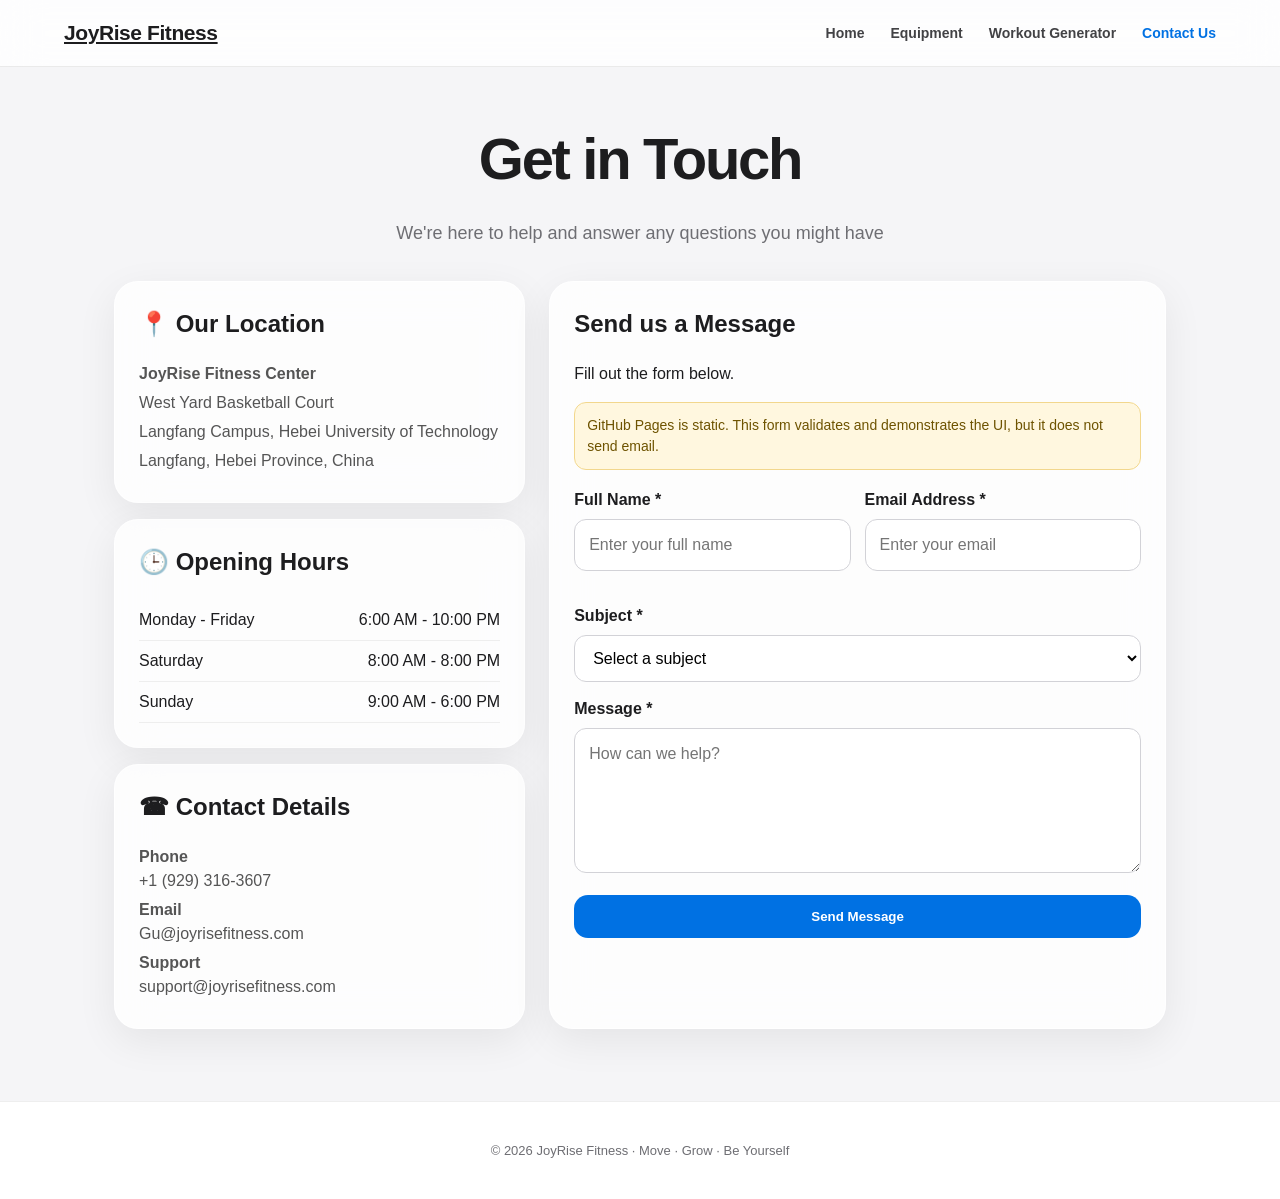
<file: contact.html>
<!doctype html><html lang="en"><head><meta charset="utf-8"><meta name="viewport" content="width=device-width,initial-scale=1"><meta name="description" content="JoyRise Fitness — equipment tutorials and personalized workout planning."><title>Contact Us - JoyRise Fitness</title><link rel="stylesheet" href="site.css"><link rel="icon" href="favicon.ico"></head><body><header class="glass-nav"><div class="nav-content"><a class="logo" href="index.html">JoyRise Fitness</a><button class="nav-toggle" aria-label="Toggle navigation">☰</button><ul class="nav-links"><li><a href="index.html">Home</a></li><li><a href="equipment.html">Equipment</a></li><li><a href="generator.html">Workout Generator</a></li><li><a href="contact.html">Contact Us</a></li></ul></div></header><main><div class="contact-container"><div class="contact-header"><h1 class="contact-title">Get in Touch</h1><p class="contact-subtitle">We're here to help and answer any questions you might have</p></div><div class="contact-content"><div class="contact-info-section"><section class="contact-info-card glass-card"><div class="info-header"><h2>📍 Our Location</h2></div><div class="info-content"><p><strong>JoyRise Fitness Center</strong></p><p>West Yard Basketball Court</p><p>Langfang Campus, Hebei University of Technology</p><p>Langfang, Hebei Province, China</p></div></section><section class="contact-info-card glass-card"><div class="info-header"><h2>🕒 Opening Hours</h2></div><div class="info-content"><div class="hours-row"><span>Monday - Friday</span><span>6:00 AM - 10:00 PM</span></div><div class="hours-row"><span>Saturday</span><span>8:00 AM - 8:00 PM</span></div><div class="hours-row"><span>Sunday</span><span>9:00 AM - 6:00 PM</span></div></div></section><section class="contact-info-card glass-card"><div class="info-header"><h2>☎ Contact Details</h2></div><div class="info-content"><p><strong>Phone</strong><br>+1 (929) 316-3607</p><p><strong>Email</strong><br>Gu@joyrisefitness.com</p><p><strong>Support</strong><br>support@joyrisefitness.com</p></div></section></div><section class="form-container glass-card"><div class="form-header"><h2>Send us a Message</h2><p>Fill out the form below.</p></div><div class="demo-note">GitHub Pages is static. This form validates and demonstrates the UI, but it does not send email.</div><div id="contactNotice" class="alert success" hidden></div><form id="contactForm"><div class="form-row"><div class="form-group"><label for="Name">Full Name *</label><input id="Name" class="form-input" required placeholder="Enter your full name"></div><div class="form-group"><label for="Email">Email Address *</label><input id="Email" type="email" class="form-input" required placeholder="Enter your email"></div></div><div class="form-group"><label for="Subject">Subject *</label><select id="Subject" class="form-select" required><option value="">Select a subject</option><option>Membership Inquiry</option><option>Personal Training</option><option>Group Classes</option><option>Equipment</option><option>Other</option></select></div><div class="form-group"><label for="Message">Message *</label><textarea id="Message" class="form-textarea" required placeholder="How can we help?"></textarea></div><button class="form-submit-btn" type="submit">Send Message</button></form></section></div></div></main><footer><p>&copy; <span data-year></span> JoyRise Fitness · Move · Grow · Be Yourself</p></footer><div id="toastRoot" class="toast-root"></div><script src="data.js"></script><script src="common.js"></script><script src="contact.js"></script></body></html>
</file>
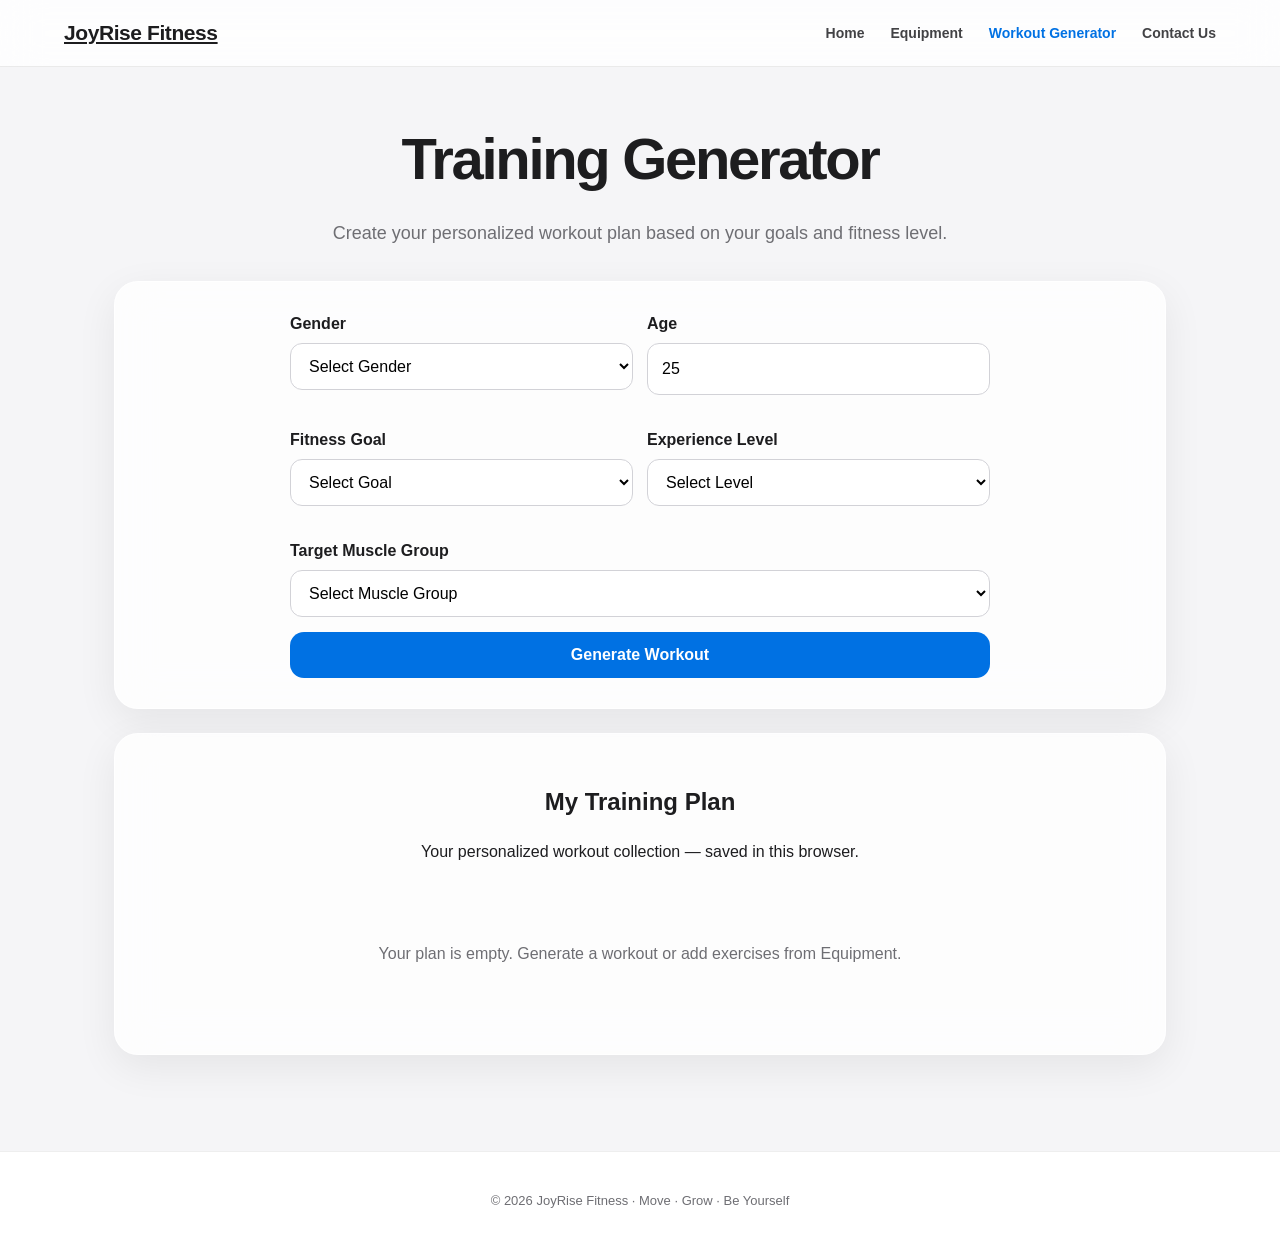
<file: generator.html>
<!doctype html><html lang="en"><head><meta charset="utf-8"><meta name="viewport" content="width=device-width,initial-scale=1"><meta name="description" content="JoyRise Fitness — equipment tutorials and personalized workout planning."><title>Training Generator - JoyRise Fitness</title><link rel="stylesheet" href="site.css"><link rel="icon" href="favicon.ico"></head><body><header class="glass-nav"><div class="nav-content"><a class="logo" href="index.html">JoyRise Fitness</a><button class="nav-toggle" aria-label="Toggle navigation">☰</button><ul class="nav-links"><li><a href="index.html">Home</a></li><li><a href="equipment.html">Equipment</a></li><li><a href="generator.html">Workout Generator</a></li><li><a href="contact.html">Contact Us</a></li></ul></div></header><main><section class="gen-container"><div class="gen-header"><h1 class="gen-title">Training Generator</h1><p class="gen-subtitle">Create your personalized workout plan based on your goals and fitness level.</p></div><div class="form-section glass-card"><form id="genForm" class="gen-form"><div class="form-row"><div class="form-group"><label>Gender</label><select name="Gender" class="form-select"><option value="">Select Gender</option><option>Male</option><option>Female</option><option>Other</option></select></div><div class="form-group"><label>Age</label><input type="number" name="Age" class="form-input" min="10" max="99" value="25"></div></div><div class="form-row"><div class="form-group"><label>Fitness Goal</label><select name="Goal" class="form-select"><option value="">Select Goal</option><option value="LoseFat">Weight Loss</option><option value="BuildMuscle">Muscle Building</option><option value="Strength">Strength</option><option value="Endurance">Endurance</option></select></div><div class="form-group"><label>Experience Level</label><select name="Level" class="form-select"><option value="">Select Level</option><option>Beginner</option><option>Intermediate</option><option>Advanced</option></select></div></div><div class="form-group full-width"><label>Target Muscle Group</label><select name="Part" class="form-select"><option value="">Select Muscle Group</option><option>Chest</option><option>Back</option><option>Legs</option><option>Arms</option><option>Shoulders</option><option>Core</option></select></div><button type="submit" class="generate-btn">Generate Workout</button></form></div><section id="resultSection" class="result-section" hidden><div class="section-header"><h2>Generated Exercises</h2><p>Select exercises to add to your training plan</p></div><div id="result"></div><div id="saveActions" class="save-actions" hidden><button id="savePlanBtn" class="save-plan-btn">Add Selected to My Plan (<span id="selectedCount">0</span>)</button></div></section><section class="plan-section glass-card"><div class="section-header"><h2>My Training Plan</h2><p>Your personalized workout collection — saved in this browser.</p></div><div id="planList"></div></section></section></main><footer><p>&copy; <span data-year></span> JoyRise Fitness · Move · Grow · Be Yourself</p></footer><div id="toastRoot" class="toast-root"></div><script src="data.js"></script><script src="common.js"></script><script src="generator.js"></script></body></html>
</file>
<file: site.css>
:root{--blue:#0071e3;--blue2:#0077ed;--ink:#1d1d1f;--muted:#6e6e73;--line:#d2d2d7;--bg:#f5f5f7;--glass:rgba(255,255,255,.78);--red:#ff3b30}*{box-sizing:border-box}html{scroll-behavior:smooth}body{margin:0;font-family:-apple-system,BlinkMacSystemFont,"Segoe UI",Roboto,Arial,sans-serif;color:var(--ink);background:var(--bg);line-height:1.5}a{color:inherit}.glass-nav{position:sticky;top:0;z-index:50;background:rgba(255,255,255,.82);backdrop-filter:blur(20px);border-bottom:1px solid rgba(0,0,0,.08)}.nav-content{max-width:1200px;margin:auto;min-height:66px;padding:0 24px;display:flex;align-items:center;justify-content:space-between;gap:24px}.logo{font-weight:750;letter-spacing:-.02em;font-size:21px}.nav-links{display:flex;gap:26px;list-style:none;margin:0;padding:0}.nav-links a{text-decoration:none;color:#424245;font-size:14px;font-weight:600}.nav-links a:hover,.nav-links a.active{color:var(--blue)}.nav-toggle{display:none;background:none;border:0;font-size:24px}main{min-height:calc(100vh - 130px)}footer{padding:26px 20px;text-align:center;color:var(--muted);font-size:13px;background:#fff;border-top:1px solid #eee}.hero{height:min(70vh,720px);min-height:520px;position:relative;overflow:hidden;background:#111}.slides,.slide{position:absolute;inset:0;width:100%;height:100%}.slide{object-fit:cover;opacity:0;transition:opacity 1s ease,transform .15s linear;transform:scale(1.04)}.slide.active{opacity:1}.overlay{position:absolute;inset:0;background:linear-gradient(90deg,rgba(0,0,0,.58),rgba(0,0,0,.15) 60%,rgba(0,0,0,.2))}.slogan-center{position:absolute;z-index:2;left:8%;top:50%;transform:translateY(-50%);color:#fff;max-width:760px}.slogan-center h1{font-size:clamp(40px,6vw,76px);line-height:1.02;letter-spacing:-.045em;margin:0 0 16px}.slogan-center p{font-size:clamp(18px,2vw,24px);max-width:620px;color:rgba(255,255,255,.9);margin-bottom:28px}.btn-reserve,.btn,.primary-action,.generate-btn,.save-plan-btn{border:0;border-radius:999px;background:var(--blue);color:#fff;text-decoration:none;padding:12px 22px;font-weight:650;cursor:pointer;display:inline-flex;align-items:center;justify-content:center}.btn:hover,.btn-reserve:hover,.primary-action:hover,.generate-btn:hover,.save-plan-btn:hover{background:var(--blue2);transform:translateY(-1px)}.occupancy{max-width:760px;margin:52px auto;padding:30px;text-align:center}.glass,.glass-card{background:var(--glass);backdrop-filter:blur(22px);border:1px solid rgba(255,255,255,.65);box-shadow:0 12px 40px rgba(0,0,0,.07);border-radius:24px}.occupancy h2,.popular h2,.eq-list>h1{margin:0 0 16px;letter-spacing:-.03em}.bar{height:15px;background:#e8e8ed;border-radius:99px;overflow:hidden}.fill{height:100%;background:linear-gradient(90deg,#34c759,var(--blue));transition:width .6s}.high{color:#d70015;font-weight:700}.low{color:#198038;font-weight:700}.popular{max-width:1200px;margin:0 auto 70px;padding:0 24px}.popular h2{text-align:center;font-size:32px;margin-bottom:26px}.cards{display:grid;grid-template-columns:repeat(3,minmax(0,1fr));gap:22px}.card{background:#fff;border-radius:20px;overflow:hidden;box-shadow:0 10px 30px rgba(0,0,0,.06);display:flex;flex-direction:column;transition:.25s}.card:hover{transform:translateY(-5px);box-shadow:0 16px 44px rgba(0,0,0,.1)}.card img{width:100%;height:210px;object-fit:cover}.card h3,.card h4{margin:18px 18px 4px;font-size:20px}.card .part,.card .desc,.card p{margin:0 18px 10px;color:var(--muted)}.card .desc{flex:1;color:#555}.card .foot{display:flex;align-items:center;justify-content:space-between;padding:12px 18px 18px}.card .btn{padding:8px 15px;font-size:14px}.heart{font-size:24px;background:none;border:0;color:#c7c7cc;cursor:pointer}.heart.on{color:#ff2d55}.reveal{opacity:0;transform:translateY(18px);transition:.55s}.reveal.visible{opacity:1;transform:none}.page-shell{max-width:1200px;margin:0 auto;padding:48px 24px 72px}.page-hero{text-align:center;margin-bottom:34px}.page-hero h1{font-size:clamp(36px,5vw,56px);letter-spacing:-.04em;margin:0 0 8px}.page-hero p{color:var(--muted);font-size:18px}.eq-list{padding:34px}.eq-list .cards{grid-template-columns:repeat(3,minmax(0,1fr))}.filter-bar{display:grid;grid-template-columns:2fr 1fr 1fr auto auto;gap:12px;margin-bottom:16px}.filter-bar input,.filter-bar select,.form-input,.form-select,.form-textarea{width:100%;padding:13px 14px;border:1px solid var(--line);border-radius:12px;background:#fff;font:inherit}.filter-bar button{border:0;border-radius:12px;padding:0 18px;font-weight:650;cursor:pointer}.filter-bar button[type=submit]{background:var(--blue);color:#fff}.filter-bar .secondary{background:#eeeef0}.list-meta{display:flex;justify-content:flex-end;color:var(--muted);font-size:14px;margin:0 0 18px}.paging{display:flex;justify-content:center;gap:8px;margin-top:28px}.paging button{width:38px;height:38px;border-radius:50%;border:0;background:#eee;cursor:pointer}.paging button.on{background:var(--blue);color:#fff}.empty-state{text-align:center;padding:42px 20px;color:var(--muted)}.empty-state.wide{grid-column:1/-1}.equipment-detail{max-width:1180px;margin:0 auto;padding:48px 24px 72px}.detail-header{padding:34px}.breadcrumb{display:flex;gap:10px;color:var(--muted);font-size:14px;margin-bottom:28px}.breadcrumb a{color:var(--blue);text-decoration:none}.header-content{display:grid;grid-template-columns:1.15fr .85fr;gap:38px;align-items:center}.equipment-title{font-size:clamp(38px,5vw,60px);line-height:1.02;letter-spacing:-.045em;margin:0 0 18px}.equipment-meta{display:flex;gap:8px;flex-wrap:wrap}.meta-tag,.chips span{background:#f0f0f2;border-radius:999px;padding:8px 12px;font-size:13px}.equipment-description{font-size:19px;color:var(--muted);margin:20px 0}.equipment-stats{display:grid;grid-template-columns:repeat(4,1fr);gap:10px;margin:20px 0}.equipment-stats>div{background:#f5f5f7;border-radius:16px;padding:15px;text-align:center}.equipment-stats b{display:block;font-size:19px}.equipment-stats span{font-size:12px;color:var(--muted)}.header-image img{width:100%;height:390px;object-fit:cover;border-radius:20px}.primary-action.saved{background:#ff2d55}.detail-grid-static{display:grid;grid-template-columns:1fr 1fr;gap:24px;margin-top:24px}.section-card{padding:26px}.section-card h2{margin-top:0;font-size:26px}.video-wrap{aspect-ratio:16/9;background:#000;border-radius:16px;overflow:hidden}.video-wrap iframe{width:100%;height:100%;border:0}.steps{padding-left:24px}.steps li{padding:9px 0}.chips{display:flex;flex-wrap:wrap;gap:8px}.tip-box{background:#eaf4ff;border-radius:16px;padding:16px;margin-top:20px}.muted{color:var(--muted);font-size:13px}.gen-container{max-width:1100px;margin:auto;padding:48px 24px 72px}.gen-header{text-align:center;margin-bottom:34px}.gen-title{font-size:clamp(38px,5vw,58px);letter-spacing:-.04em;margin:0}.gen-subtitle{font-size:18px;color:var(--muted)}.form-section,.plan-section{padding:30px;margin-bottom:24px}.gen-form{max-width:700px;margin:auto}.form-row{display:grid;grid-template-columns:1fr 1fr;gap:18px;margin-bottom:18px}.form-group label{font-weight:650;display:block;margin:0 0 7px}.form-group.full-width{grid-column:1/-1}.generate-btn{width:100%;border-radius:14px;font-size:16px;padding:14px}.result-section{scroll-margin-top:90px;margin:34px 0}.section-header{text-align:center;margin-bottom:20px}.exercises-grid{display:grid;grid-template-columns:repeat(3,1fr);gap:18px}.exercise-card{background:#fff;border:2px solid transparent;border-radius:18px;overflow:hidden;box-shadow:0 8px 26px rgba(0,0,0,.06);cursor:pointer;transition:.2s;position:relative}.exercise-card.selected{border-color:var(--blue);transform:translateY(-3px)}.exercise-card.selected:after{content:'✓';position:absolute;right:12px;top:12px;background:var(--blue);color:white;width:28px;height:28px;border-radius:50%;display:grid;place-items:center;font-weight:800}.exercise-card img{width:100%;height:190px;object-fit:cover}.exercise-content{padding:16px}.exercise-content h3{margin:0 0 5px}.exercise-content p,.exercise-content small{color:var(--muted)}.save-actions{text-align:center;margin:20px 0}.plan-list{display:grid;grid-template-columns:repeat(3,1fr);gap:14px}.plan-item{background:#fff;border-radius:16px;overflow:hidden;box-shadow:0 8px 24px rgba(0,0,0,.05)}.plan-card{display:flex;color:inherit;text-decoration:none;align-items:center;gap:14px;padding:12px}.plan-card img{width:90px;height:72px;object-fit:cover;border-radius:10px}.plan-card h4{margin:0 0 4px}.plan-card span{color:var(--muted);font-size:13px}.delete-btn{width:100%;border:0;background:#fff0f0;color:#d70015;padding:10px;cursor:pointer;font-weight:650}.contact-container{max-width:1100px;margin:auto;padding:48px 24px 72px}.contact-header{text-align:center;margin-bottom:34px}.contact-title{font-size:clamp(40px,5vw,58px);letter-spacing:-.04em;margin:0}.contact-subtitle{color:var(--muted);font-size:18px}.contact-content{display:grid;grid-template-columns:.8fr 1.2fr;gap:24px}.contact-info-section{display:grid;gap:16px}.contact-info-card,.form-container{padding:24px}.info-header h2,.form-header h2{margin-top:0}.info-content p{margin:5px 0;color:#555}.hours-row{display:flex;justify-content:space-between;gap:15px;padding:8px 0;border-bottom:1px solid #eee}.form-row{display:grid;grid-template-columns:1fr 1fr;gap:14px}.form-group{margin-bottom:15px}.form-textarea{min-height:145px;resize:vertical}.form-submit-btn{width:100%;padding:14px;border:0;border-radius:14px;background:var(--blue);color:#fff;font-weight:700;cursor:pointer}.alert.success{background:#e9f8ee;border:1px solid #9ddeae;color:#16652c;padding:14px;border-radius:12px;margin-bottom:16px}.demo-note{background:#fff7df;border:1px solid #f2d78d;color:#6e5300;padding:12px;border-radius:12px;margin-bottom:18px;font-size:14px}.toast-root{position:fixed;right:20px;top:86px;z-index:999}.toast{background:#1d1d1f;color:#fff;padding:12px 16px;border-radius:12px;margin-top:8px;box-shadow:0 8px 30px rgba(0,0,0,.18);opacity:0;transform:translateY(-8px);transition:.22s}.toast.show{opacity:1;transform:none}.toast.warning{background:#8a6100}.toast.error{background:#b42318}@media(max-width:900px){.cards,.eq-list .cards,.exercises-grid,.plan-list{grid-template-columns:repeat(2,1fr)}.header-content,.detail-grid-static,.contact-content{grid-template-columns:1fr}.header-image img{height:330px}.filter-bar{grid-template-columns:1fr 1fr}.filter-bar input{grid-column:1/-1}.equipment-stats{grid-template-columns:repeat(2,1fr)}}@media(max-width:650px){.nav-content{padding:0 16px}.nav-toggle{display:block}.nav-links{display:none;position:absolute;left:12px;right:12px;top:62px;background:rgba(255,255,255,.97);border-radius:16px;box-shadow:0 14px 36px rgba(0,0,0,.12);padding:12px;flex-direction:column;gap:0}.nav-links.open{display:flex}.nav-links a{display:block;padding:10px}.hero{min-height:560px}.slogan-center{left:24px;right:24px}.cards,.eq-list .cards,.exercises-grid,.plan-list{grid-template-columns:1fr}.eq-list{padding:20px}.filter-bar{grid-template-columns:1fr}.filter-bar input{grid-column:auto}.form-row{grid-template-columns:1fr}.equipment-detail,.gen-container,.contact-container,.page-shell{padding-left:16px;padding-right:16px}.detail-header{padding:22px}.equipment-stats{grid-template-columns:1fr 1fr}.header-image img{height:260px}.contact-content{grid-template-columns:1fr}.plan-card img{width:80px}}
</file>
